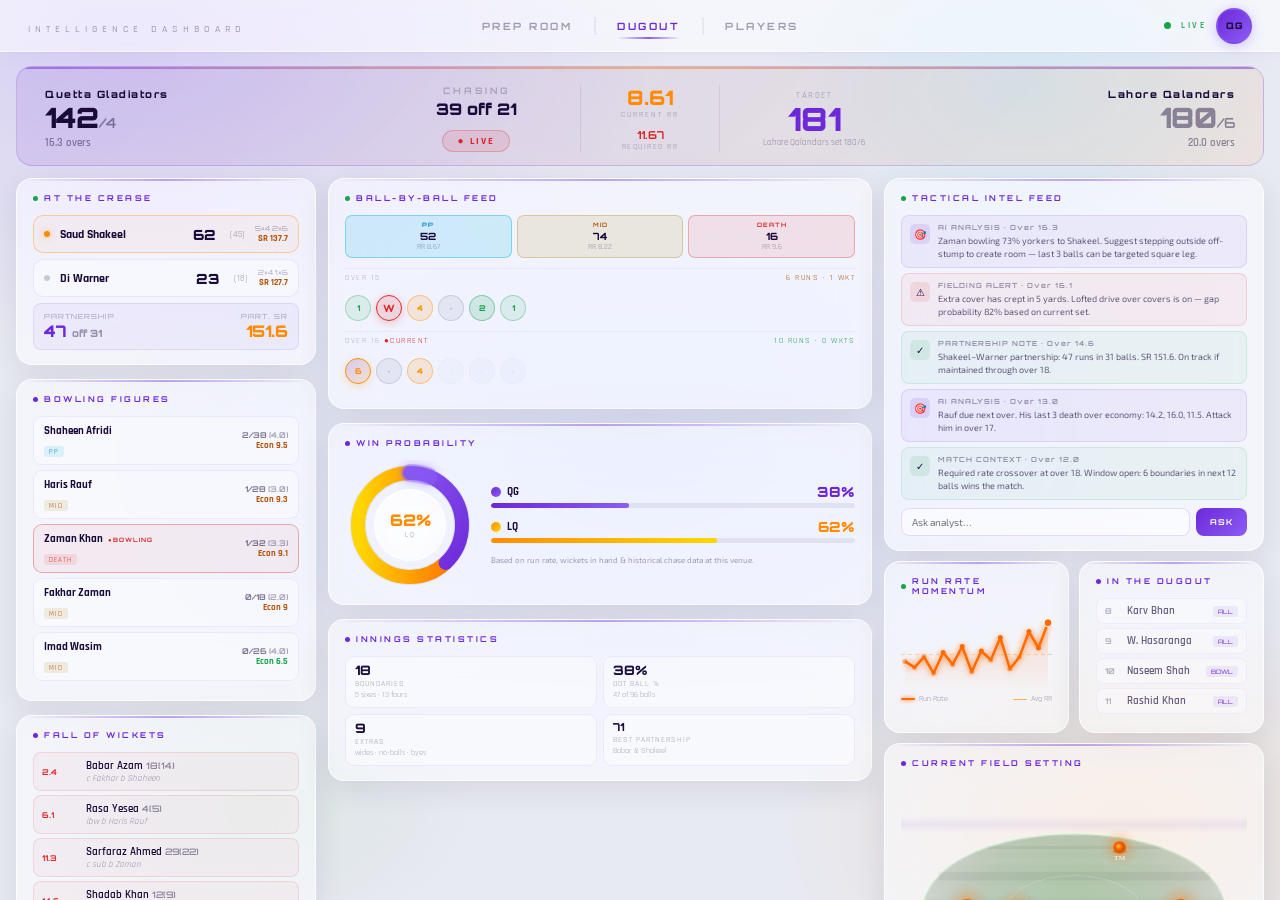
<file: assets/dugout.html>
<!DOCTYPE html>
<html lang="en">
<head>
<meta charset="UTF-8">
<meta name="viewport" content="width=device-width, initial-scale=1.0">
<title>Dugout — TALAASH Intelligence</title>
<link href="https://fonts.googleapis.com/css2?family=Orbitron:wght@400;500;600;700;800;900&family=Rajdhani:wght@300;400;500;600;700&family=Exo+2:wght@400;500;600;700;800&display=swap" rel="stylesheet">
<style>
*{margin:0;padding:0;box-sizing:border-box}
html,body{height:100%;overflow:hidden}
body{font-family:'Exo 2',sans-serif;background:#E8EAF2;color:#1a0a3a}
body::before{
  content:'';position:fixed;inset:0;pointer-events:none;z-index:0;
  background:
    radial-gradient(ellipse 70% 55% at 10% 5%,  rgba(139,92,246,0.18) 0%,transparent 60%),
    radial-gradient(ellipse 50% 45% at 88% 92%,  rgba(255,140,0,0.12)  0%,transparent 55%),
    radial-gradient(ellipse 60% 50% at 50% 50%,  rgba(200,210,255,0.35) 0%,transparent 70%),
    radial-gradient(ellipse 40% 35% at 80% 10%,  rgba(0,229,255,0.08)  0%,transparent 50%),
    radial-gradient(ellipse 35% 30% at 20% 90%,  rgba(76,175,80,0.08)  0%,transparent 50%);
}

/* ── NAV ── */
.nav{
  position:fixed;top:0;left:0;right:0;z-index:200;
  display:flex;align-items:center;justify-content:space-between;
  padding:0 28px;height:52px;
  background:rgba(255,255,255,0.55);
  backdrop-filter:blur(28px) saturate(180%);
  -webkit-backdrop-filter:blur(28px) saturate(180%);
  border-bottom:1px solid rgba(255,255,255,0.7);
  box-shadow:0 1px 0 rgba(139,92,246,0.08),0 4px 20px rgba(139,92,246,0.06);
}
.nav-brand-txt{font-family:Rajdhani;font-size:10px;font-weight:500;letter-spacing:5px;text-transform:uppercase;color:rgba(26,10,58,0.35)}
.nav-links{position:absolute;left:50%;transform:translateX(-50%);display:flex;align-items:center;gap:0}
.nl-sep{width:1px;height:18px;background:rgba(26,10,58,0.12);margin:0 2px}
.nl{font-family:Orbitron;font-size:10px;font-weight:700;letter-spacing:2.5px;text-transform:uppercase;color:rgba(26,10,58,0.38);padding:6px 20px;cursor:pointer;transition:color .2s;border:none;background:transparent;position:relative}
.nl:hover{color:rgba(26,10,58,0.75)}
.nl.active{color:#6D28D9}
.nl.active::after{content:'';position:absolute;bottom:-1px;left:20px;right:20px;height:2px;background:linear-gradient(90deg,transparent,#8B5CF6,transparent);border-radius:2px}
.nav-right{display:flex;align-items:center;gap:10px}
.live-d{width:7px;height:7px;border-radius:50%;background:#16A34A;animation:blink 1.5s infinite;flex-shrink:0}
.live-l{font-family:Rajdhani;font-size:9px;font-weight:600;letter-spacing:2.5px;text-transform:uppercase;color:#16A34A}
.team-b{width:36px;height:36px;border-radius:50%;background:linear-gradient(135deg,#6D28D9,#8B5CF6);border:2px solid rgba(139,92,246,0.4);display:flex;align-items:center;justify-content:center;font-family:Orbitron;font-size:9px;font-weight:900;color:#1a0a3a;letter-spacing:0.5px;box-shadow:0 2px 12px rgba(139,92,246,0.35)}

/* ══════════════════════════════════════
   DUGOUT PAGE
══════════════════════════════════════ */
.dg-page{
  position:fixed;top:52px;left:0;right:0;bottom:0;
  overflow-y:auto;overflow-x:hidden;
  padding:14px 16px;
  display:grid;
  grid-template-columns:300px 1fr 380px;
  grid-template-rows:auto auto 1fr;
  gap:12px;
  z-index:1;
}
.dg-page::-webkit-scrollbar{width:4px}
.dg-page::-webkit-scrollbar-thumb{background:rgba(109,40,217,0.2);border-radius:2px}

/* glass card base */
.dg-card{
  background:rgba(255,255,255,0.52);
  backdrop-filter:blur(24px) saturate(180%);
  -webkit-backdrop-filter:blur(24px) saturate(180%);
  border:1px solid rgba(255,255,255,0.75);
  border-radius:16px;
  box-shadow:0 8px 32px rgba(26,10,58,0.09);
  padding:14px 16px;
  position:relative;
  overflow:hidden;
}
.dg-card::before{
  content:'';position:absolute;top:0;left:0;right:0;height:1.5px;
  background:linear-gradient(90deg,transparent,rgba(109,40,217,0.4),transparent);
  border-radius:16px 16px 0 0;pointer-events:none;
}
.dg-card-title{
  font-family:Orbitron;font-size:8px;font-weight:700;letter-spacing:2.5px;
  text-transform:uppercase;color:#6D28D9;
  display:flex;align-items:center;gap:6px;margin-bottom:12px;
}
.dg-card-title .d{width:5px;height:5px;border-radius:50%;background:#6D28D9;flex-shrink:0}
.dg-card-title .live-pip{width:5px;height:5px;border-radius:50%;background:#16A34A;animation:blink 1.5s infinite;flex-shrink:0}

.dg-match-header{grid-column:1/-1;grid-row:1}
.dg-left{grid-column:1;display:flex;flex-direction:column;gap:14px}
.dg-center{grid-column:2;display:flex;flex-direction:column;gap:14px}
.dg-right{grid-column:3;display:grid;grid-template-columns:1fr 1fr;grid-template-rows:auto auto auto;gap:10px;align-content:start}
.dg-right .dg-intel{grid-column:1/-1}
.dg-right .dg-momentum-card{grid-column:1}
.dg-right .dg-dugout-card{grid-column:2}
.dg-right .dg-field-card{grid-column:1/-1}

/* Match Score Banner */
.dg-score-banner{
  grid-column:1/-1;
  background:linear-gradient(135deg,rgba(109,40,217,0.12),rgba(255,140,0,0.08));
  border:1px solid rgba(109,40,217,0.2);
  border-radius:16px;
  padding:18px 28px;
  display:grid;
  grid-template-columns:1fr 160px 140px 140px 1fr;
  align-items:center;
  gap:24px;
  position:relative;overflow:hidden;
  min-height:100px;
}
.dg-score-banner::before{content:'';position:absolute;top:0;left:0;right:0;height:1.5px;background:linear-gradient(90deg,#6D28D9,#FF8C00,#6D28D9);opacity:.5}
.dg-team-score{display:flex;flex-direction:column;gap:4px;min-width:160px}
.dg-team-name{font-family:Orbitron;font-size:10px;font-weight:800;letter-spacing:1.5px;color:#1a0a3a}
.dg-score{font-family:Orbitron;font-size:28px;font-weight:900;color:#1a0a3a;line-height:1}
.dg-score span{font-size:14px;color:rgba(26,10,58,0.45);font-weight:600}
.dg-score-overs{font-family:Rajdhani;font-size:11px;color:rgba(26,10,58,0.45);font-weight:600}
.dg-vs-block{text-align:center;flex:1}
.dg-vs-txt{font-family:Orbitron;font-size:9px;font-weight:700;letter-spacing:3px;color:rgba(26,10,58,0.25)}
.dg-status-pill{font-family:Rajdhani;font-size:10px;font-weight:700;letter-spacing:2px;text-transform:uppercase;padding:4px 14px;border-radius:20px;background:rgba(22,163,74,0.12);color:#16A34A;border:1px solid rgba(22,163,74,0.25);margin-top:8px;display:inline-block}
.dg-status-pill.live{background:rgba(220,38,38,0.1);color:#DC2626;border-color:rgba(220,38,38,0.25)}
.dg-crr-block{display:flex;flex-direction:column;align-items:center}
.dg-crr{font-family:Orbitron;font-size:20px;font-weight:900;color:#FF8C00}
.dg-crr-lbl{font-family:Rajdhani;font-size:8px;letter-spacing:2px;color:rgba(26,10,58,0.35);text-transform:uppercase}
.dg-rrr{font-family:Orbitron;font-size:11px;font-weight:700;color:#DC2626;margin-top:2px}
.dg-rrr-lbl{font-family:Rajdhani;font-size:8px;letter-spacing:1.5px;color:rgba(26,10,58,0.35);text-transform:uppercase}

/* Batters */
.dg-batter-row{display:flex;align-items:center;gap:10px;padding:8px 10px;border-radius:10px;background:rgba(255,255,255,0.4);border:1px solid rgba(139,92,246,0.12);margin-bottom:6px}
.dg-batter-row.active{border-color:rgba(255,140,0,0.35);background:rgba(255,140,0,0.05)}
.dg-bat-name{font-family:Rajdhani;font-size:12px;font-weight:700;color:#1a0a3a;flex:1}
.dg-bat-runs{font-family:Orbitron;font-size:14px;font-weight:900;color:#1a0a3a}
.dg-bat-sr{font-family:Rajdhani;font-size:9px;color:rgba(26,10,58,0.4);margin-left:4px}
.dg-bat-dot{width:6px;height:6px;border-radius:50%;flex-shrink:0}
.dg-bat-dot.on-strike{background:#FF8C00;box-shadow:0 0 6px rgba(255,140,0,0.6)}
.dg-bat-dot.off-strike{background:rgba(26,10,58,0.2)}

/* Ball feed */
.dg-ball-feed{display:flex;gap:5px;flex-wrap:wrap;margin-bottom:10px}
.dg-ball{width:26px;height:26px;border-radius:50%;display:flex;align-items:center;justify-content:center;font-family:Orbitron;font-size:8px;font-weight:800;border:1.5px solid transparent;flex-shrink:0}
.dg-ball.dot{background:rgba(26,10,58,0.06);border-color:rgba(26,10,58,0.12);color:rgba(26,10,58,0.35)}
.dg-ball.single{background:rgba(22,163,74,0.1);border-color:rgba(22,163,74,0.3);color:#16A34A}
.dg-ball.two{background:rgba(22,163,74,0.15);border-color:rgba(22,163,74,0.4);color:#16A34A}
.dg-ball.three{background:rgba(2,132,199,0.12);border-color:rgba(2,132,199,0.35);color:#0284C7}
.dg-ball.four{background:rgba(255,140,0,0.15);border-color:rgba(255,140,0,0.4);color:#FF8C00}
.dg-ball.six{background:linear-gradient(135deg,rgba(109,40,217,0.2),rgba(255,140,0,0.2));border-color:#FF8C00;color:#FF8C00;box-shadow:0 2px 8px rgba(255,140,0,0.25)}
.dg-ball.wide{background:rgba(220,38,38,0.08);border-color:rgba(220,38,38,0.25);color:#DC2626}
.dg-ball.wicket{background:rgba(220,38,38,0.15);border-color:#DC2626;color:#DC2626;font-size:10px;box-shadow:0 2px 8px rgba(220,38,38,0.25)}
.dg-over-sep{font-family:Rajdhani;font-size:8px;letter-spacing:1.5px;text-transform:uppercase;color:rgba(26,10,58,0.3);padding:4px 0;border-top:1px solid rgba(139,92,246,0.08);margin:6px 0 8px;display:flex;justify-content:space-between}

/* Bowler */
.dg-bowler-row{display:flex;align-items:center;gap:10px;padding:7px 10px;border-radius:9px;background:rgba(255,255,255,0.35);border:1px solid rgba(139,92,246,0.1);margin-bottom:5px;cursor:pointer;transition:all .2s}
.dg-bowler-row:hover{border-color:rgba(109,40,217,0.3);background:rgba(109,40,217,0.04)}
.dg-bowler-row.bowling{border-color:rgba(220,38,38,0.35);background:rgba(220,38,38,0.05)}
.dg-bowl-name{font-family:Rajdhani;font-size:11px;font-weight:700;color:#1a0a3a;flex:1}
.dg-bowl-stat{font-family:Orbitron;font-size:8px;font-weight:700;color:rgba(26,10,58,0.55)}
.dg-bowl-phase{font-family:Rajdhani;font-size:7px;letter-spacing:1px;text-transform:uppercase;padding:1px 5px;border-radius:3px}
.dg-bowl-phase.pp{background:rgba(0,180,220,0.12);color:#0284C7}
.dg-bowl-phase.mid{background:rgba(180,130,0,0.12);color:#B45309}
.dg-bowl-phase.death{background:rgba(220,38,38,0.1);color:#DC2626}

/* Wickets */
.dg-wkt-row{display:flex;align-items:center;gap:8px;padding:6px 8px;border-radius:8px;border:1px solid rgba(220,38,38,0.12);background:rgba(220,38,38,0.04);margin-bottom:4px}
.dg-wkt-over{font-family:Orbitron;font-size:8px;font-weight:700;color:#DC2626;width:36px;flex-shrink:0}
.dg-wkt-name{font-family:Rajdhani;font-size:11px;font-weight:600;color:#1a0a3a;flex:1}
.dg-wkt-runs{font-family:Orbitron;font-size:9px;color:rgba(26,10,58,0.45)}
.dg-wkt-how{font-family:Rajdhani;font-size:9px;color:rgba(26,10,58,0.4);font-style:italic}

/* Comms */
.dg-comm{display:flex;gap:8px;align-items:flex-start;padding:7px 8px;border-radius:8px;margin-bottom:5px;border:1px solid transparent}
.dg-comm.tactical{background:rgba(109,40,217,0.06);border-color:rgba(109,40,217,0.12)}
.dg-comm.alert{background:rgba(220,38,38,0.05);border-color:rgba(220,38,38,0.15)}
.dg-comm.info{background:rgba(22,163,74,0.05);border-color:rgba(22,163,74,0.12)}
.dg-comm-icon{width:20px;height:20px;border-radius:5px;display:flex;align-items:center;justify-content:center;font-size:10px;flex-shrink:0;margin-top:1px}
.dg-comm.tactical .dg-comm-icon{background:rgba(109,40,217,0.12)}
.dg-comm.alert .dg-comm-icon{background:rgba(220,38,38,0.1)}
.dg-comm.info .dg-comm-icon{background:rgba(22,163,74,0.1)}
.dg-comm-body{flex:1}
.dg-comm-from{font-family:Orbitron;font-size:7px;font-weight:700;letter-spacing:1px;color:rgba(26,10,58,0.4);margin-bottom:2px}
.dg-comm-txt{font-family:'Exo 2';font-size:9px;color:rgba(26,10,58,0.65);line-height:1.45}

/* Win probability */
.dg-win-lbl{font-family:Rajdhani;font-size:9px;font-weight:600}
.dg-win-pct{font-family:Orbitron;font-size:11px;font-weight:800}

/* Field */
.dg-field-wrap{position:relative;width:100%;aspect-ratio:4/3;margin:8px 0}
.dg-field-wrap canvas{position:absolute;inset:0;width:100%!important;height:100%!important}

/* Momentum */
.dg-momentum{width:100%;height:80px;position:relative}
.dg-momentum canvas{position:absolute;inset:0;width:100%!important;height:100%!important}

/* Stats */
.dg-stats-grid{display:grid;grid-template-columns:1fr 1fr;gap:6px;margin-top:4px}
.dg-stat-box{padding:7px 9px;border-radius:9px;background:rgba(255,255,255,0.4);border:1px solid rgba(139,92,246,0.1)}
.dg-stat-val{font-family:Orbitron;font-size:13px;font-weight:800;color:#1a0a3a;line-height:1}
.dg-stat-lbl{font-family:Rajdhani;font-size:8px;letter-spacing:1px;text-transform:uppercase;color:rgba(26,10,58,0.38);margin-top:2px}
.dg-stat-sub{font-family:Rajdhani;font-size:8px;color:rgba(26,10,58,0.35);margin-top:1px}

/* Input */
.dg-input-row{display:flex;gap:6px;margin-top:8px}
.dg-input{flex:1;background:rgba(255,255,255,0.55);border:1px solid rgba(139,92,246,0.2);border-radius:8px;padding:7px 10px;font-family:'Exo 2';font-size:10px;color:#1a0a3a;outline:none}
.dg-input:focus{border-color:rgba(109,40,217,0.4);box-shadow:0 0 0 2px rgba(109,40,217,0.06)}
.dg-send-btn{background:linear-gradient(135deg,#6D28D9,#8B5CF6);border:none;border-radius:8px;padding:7px 14px;color:#fff;font-family:Orbitron;font-size:8px;font-weight:700;cursor:pointer;letter-spacing:1px}

/* Phase pills */
.dg-phase-row{display:flex;gap:5px;margin-bottom:10px}
.dg-phase-pill{flex:1;padding:5px 4px;border-radius:7px;text-align:center;border:1px solid transparent}
.dg-phase-pill.pp{background:rgba(0,180,220,0.08);border-color:rgba(0,180,220,0.2)}
.dg-phase-pill.pp.done{background:rgba(0,180,220,0.15);border-color:rgba(0,180,220,0.4)}
.dg-phase-pill.mid{background:rgba(180,130,0,0.06);border-color:rgba(180,130,0,0.15)}
.dg-phase-pill.mid.done{background:rgba(180,130,0,0.12);border-color:rgba(180,130,0,0.3)}
.dg-phase-pill.death{background:rgba(220,38,38,0.05);border-color:rgba(220,38,38,0.12)}
.dg-phase-pill.death.current{background:rgba(220,38,38,0.1);border-color:rgba(220,38,38,0.3)}
.dg-phase-lbl{font-family:Orbitron;font-size:6px;font-weight:700;letter-spacing:1px;text-transform:uppercase}
.dg-phase-pill.pp .dg-phase-lbl,.dg-phase-pill.pp.done .dg-phase-lbl{color:#0284C7}
.dg-phase-pill.mid .dg-phase-lbl,.dg-phase-pill.mid.done .dg-phase-lbl{color:#B45309}
.dg-phase-pill.death .dg-phase-lbl,.dg-phase-pill.death.current .dg-phase-lbl{color:#DC2626}
.dg-phase-runs{font-family:Orbitron;font-size:10px;font-weight:800;color:#1a0a3a;margin-top:2px}
.dg-phase-rr{font-family:Rajdhani;font-size:8px;color:rgba(26,10,58,0.4)}

@keyframes blink{0%,100%{opacity:1}50%{opacity:0.3}}
</style>
</head>
<body>

<nav class="nav">
  <div class="nav-brand"><span class="nav-brand-txt">Intelligence Dashboard</span></div>
  <div class="nav-links">
    <span class="nl">Prep Room</span>
    <div class="nl-sep"></div>
    <span class="nl active">Dugout</span>
    <div class="nl-sep"></div>
    <span class="nl">Players</span>
  </div>
  <div class="nav-right">
    <div class="live-d"></div>
    <span class="live-l">Live</span>
    <div class="team-b">QG</div>
  </div>
</nav>

<div class="dg-page" id="layout-dugout"></div>

<script>
const DG={
  match:{home:'Quetta Gladiators',away:'Lahore Qalandars',homeShort:'QG',awayShort:'LQ',venue:'National Stadium, Karachi',inn:2,over:16,ball:3},
  batting:{score:142,wkts:4,overs:'16.3',target:181,crr:8.61,rrr:11.67},
  firstInn:{score:180,wkts:6,overs:'20.0'},
  batters:[
    {name:'Saud Shakeel',runs:62,balls:45,fours:5,sixes:2,sr:137.7,onStrike:true},
    {name:'Di Warner',runs:23,balls:18,fours:2,sixes:1,sr:127.7,onStrike:false},
  ],
  bowlers:[
    {name:'Shaheen Afridi',overs:'4.0',runs:38,wkts:2,econ:9.5,phase:'pp',bowling:false},
    {name:'Haris Rauf',overs:'3.0',runs:28,wkts:1,econ:9.3,phase:'mid',bowling:false},
    {name:'Zaman Khan',overs:'3.3',runs:32,wkts:1,econ:9.1,phase:'death',bowling:true},
    {name:'Fakhar Zaman',overs:'2.0',runs:18,wkts:0,econ:9.0,phase:'mid',bowling:false},
    {name:'Imad Wasim',overs:'4.0',runs:26,wkts:0,econ:6.5,phase:'mid',bowling:false},
  ],
  wickets:[
    {over:'2.4',name:'Babar Azam',runs:18,balls:14,how:'c Fakhar b Shaheen'},
    {over:'6.1',name:'Rasa Yesea',runs:4,balls:5,how:'lbw b Haris Rauf'},
    {over:'11.3',name:'Sarfaraz Ahmed',runs:29,balls:22,how:'c sub b Zaman'},
    {over:'14.6',name:'Shadab Khan',runs:12,balls:9,how:'run out (direct hit)'},
  ],
  phases:[
    {label:'PP',cls:'pp',overs:'1–6',runs:52,wkts:2,rr:8.67,done:true},
    {label:'MID',cls:'mid',overs:'7–15',runs:74,wkts:2,rr:8.22,done:true},
    {label:'DEATH',cls:'death',overs:'16–20',runs:16,wkts:0,rr:9.6,current:true},
  ],
  balls:[
    {v:'1',type:'single'},{v:'W',type:'wicket'},{v:'4',type:'four'},{v:'·',type:'dot'},{v:'2',type:'two'},{v:'1',type:'single'},
    {v:'6',type:'six'},{v:'·',type:'dot'},{v:'4',type:'four'},
  ],
  comms:[
    {type:'tactical',icon:'🎯',from:'AI ANALYSIS',txt:'Zaman bowling 73% yorkers to Shakeel. Suggest stepping outside off-stump to create room — last 3 balls can be targeted square leg.',time:'16.3'},
    {type:'alert',icon:'⚠',from:'FIELDING ALERT',txt:'Extra cover has crept in 5 yards. Lofted drive over covers is on — gap probability 82% based on current set.',time:'16.1'},
    {type:'info',icon:'✓',from:'PARTNERSHIP NOTE',txt:'Shakeel–Warner partnership: 47 runs in 31 balls. SR 151.6. On track if maintained through over 18.',time:'14.6'},
    {type:'tactical',icon:'🎯',from:'AI ANALYSIS',txt:'Rauf due next over. His last 3 death over economy: 14.2, 16.0, 11.5. Attack him in over 17.',time:'13.0'},
    {type:'info',icon:'✓',from:'MATCH CONTEXT',txt:'Required rate crossover at over 18. Window open: 6 boundaries in next 12 balls wins the match.',time:'12.0'},
  ],
  winProb:{home:38,away:62},
  momentum:[52,48,55,44,58,50,62,45,59,53,68,47,55,72,61,78],
  stats:{dots:47,boundaries:18,sixes:5,dotPct:38,extras:9,highPartnership:{runs:71,balls:52,batters:'Babar & Shakeel'}},
};

function renderDugout(){
  const el=document.getElementById('layout-dugout');
  if(!el)return;
  const toGet=DG.batting.target-DG.batting.score;
  const ballsLeft=Math.round((20-DG.match.over-DG.match.ball/6)*6);

  el.innerHTML=`
  <div class="dg-score-banner dg-match-header">
    <div class="dg-team-score">
      <div class="dg-team-name">${DG.match.home}</div>
      <div class="dg-score">${DG.batting.score}<span>/${DG.batting.wkts}</span></div>
      <div class="dg-score-overs">${DG.batting.overs} overs</div>
    </div>
    <div class="dg-vs-block">
      <div class="dg-vs-txt">CHASING</div>
      <div style="font-family:Orbitron;font-size:16px;font-weight:900;color:#1a0a3a;margin:3px 0">${toGet} off ${ballsLeft}</div>
      <div class="dg-status-pill live">● LIVE</div>
    </div>
    <div style="display:flex;flex-direction:column;align-items:center;gap:6px;padding:0 8px;border-left:1px solid rgba(26,10,58,0.08);border-right:1px solid rgba(26,10,58,0.08)">
      <div class="dg-crr-block">
        <div class="dg-crr">${DG.batting.crr}</div>
        <div class="dg-crr-lbl">Current RR</div>
      </div>
      <div class="dg-crr-block" style="align-items:center">
        <div class="dg-rrr">${DG.batting.rrr}</div>
        <div class="dg-rrr-lbl">Required RR</div>
      </div>
    </div>
    <div style="text-align:center;padding:0 8px">
      <div style="font-family:Rajdhani;font-size:9px;letter-spacing:1.5px;text-transform:uppercase;color:rgba(26,10,58,0.35);margin-bottom:2px">Target</div>
      <div style="font-family:Orbitron;font-size:32px;font-weight:900;color:#6D28D9;line-height:1">${DG.batting.target}</div>
      <div style="font-family:Rajdhani;font-size:9px;color:rgba(26,10,58,0.4);margin-top:2px">${DG.match.away} set ${DG.firstInn.score}/${DG.firstInn.wkts}</div>
    </div>
    <div class="dg-team-score" style="align-items:flex-end">
      <div class="dg-team-name" style="text-align:right">${DG.match.away}</div>
      <div class="dg-score" style="color:rgba(26,10,58,0.45)">${DG.firstInn.score}<span>/${DG.firstInn.wkts}</span></div>
      <div class="dg-score-overs">${DG.firstInn.overs} overs</div>
    </div>
  </div>

  <!-- Left Column -->
  <div class="dg-left">
    <div class="dg-card">
      <div class="dg-card-title"><span class="live-pip"></span>At The Crease</div>
      ${DG.batters.map(b=>`
      <div class="dg-batter-row ${b.onStrike?'active':''}">
        <span class="dg-bat-dot ${b.onStrike?'on-strike':'off-strike'}"></span>
        <span class="dg-bat-name">${b.name}</span>
        <span class="dg-bat-runs">${b.runs}</span>
        <span class="dg-bat-sr">(${b.balls})</span>
        <div style="margin-left:auto;text-align:right">
          <div style="font-family:Orbitron;font-size:7px;color:rgba(26,10,58,0.35)">${b.fours}×4 ${b.sixes}×6</div>
          <div style="font-family:Rajdhani;font-size:9px;color:${b.sr>150?'#16A34A':b.sr>120?'#B45309':'#DC2626'};font-weight:700">SR ${b.sr}</div>
        </div>
      </div>`).join('')}
      <div style="display:flex;justify-content:space-between;padding:8px 10px;border-radius:8px;background:rgba(109,40,217,0.05);border:1px solid rgba(109,40,217,0.1);margin-top:4px">
        <div>
          <div style="font-family:Orbitron;font-size:7px;color:rgba(26,10,58,0.35);letter-spacing:1px;text-transform:uppercase">Partnership</div>
          <div style="font-family:Orbitron;font-size:16px;font-weight:900;color:#6D28D9">47 <span style="font-size:10px;color:rgba(26,10,58,0.4)">off 31</span></div>
        </div>
        <div style="text-align:right">
          <div style="font-family:Orbitron;font-size:7px;color:rgba(26,10,58,0.35);letter-spacing:1px;text-transform:uppercase">Part. SR</div>
          <div style="font-family:Orbitron;font-size:16px;font-weight:900;color:#FF8C00">151.6</div>
        </div>
      </div>
    </div>

    <div class="dg-card">
      <div class="dg-card-title"><span class="d"></span>Bowling Figures</div>
      ${DG.bowlers.map(b=>`
      <div class="dg-bowler-row ${b.bowling?'bowling':''}">
        <div>
          <div style="display:flex;align-items:center;gap:5px">
            <span class="dg-bowl-name">${b.name}</span>
            ${b.bowling?`<span style="font-family:Orbitron;font-size:6px;font-weight:700;color:#DC2626;letter-spacing:1px">●BOWLING</span>`:''}
          </div>
          <span class="dg-bowl-phase ${b.phase}">${b.phase==='pp'?'PP':b.phase==='mid'?'MID':'DEATH'}</span>
        </div>
        <div style="margin-left:auto;text-align:right">
          <div class="dg-bowl-stat">${b.wkts}/${b.runs} <span style="color:rgba(26,10,58,0.35)">(${b.overs})</span></div>
          <div style="font-family:Rajdhani;font-size:9px;color:${b.econ<8?'#16A34A':b.econ<10?'#B45309':'#DC2626'};font-weight:700">Econ ${b.econ}</div>
        </div>
      </div>`).join('')}
    </div>

    <div class="dg-card">
      <div class="dg-card-title"><span class="d"></span>Fall of Wickets</div>
      ${DG.wickets.map(w=>`
      <div class="dg-wkt-row">
        <span class="dg-wkt-over">${w.over}</span>
        <div>
          <div class="dg-wkt-name">${w.name} <span class="dg-wkt-runs">${w.runs}(${w.balls})</span></div>
          <div class="dg-wkt-how">${w.how}</div>
        </div>
      </div>`).join('')}
    </div>
  </div>

  <!-- Centre Column -->
  <div class="dg-center">
    <div class="dg-card">
      <div class="dg-card-title"><span class="live-pip"></span>Ball-by-Ball Feed</div>
      <div class="dg-phase-row">
        ${DG.phases.map(p=>`<div class="dg-phase-pill ${p.cls}${p.done?' done':''}${p.current?' current':''}">
          <div class="dg-phase-lbl">${p.label}</div>
          <div class="dg-phase-runs">${p.runs}</div>
          <div class="dg-phase-rr">RR ${p.rr}</div>
        </div>`).join('')}
      </div>
      <div class="dg-over-sep"><span>OVER 15</span><span style="color:#B45309">6 runs · 1 wkt</span></div>
      <div class="dg-ball-feed">
        ${DG.balls.slice(0,6).map(b=>`<div class="dg-ball ${b.type}">${b.v}</div>`).join('')}
      </div>
      <div class="dg-over-sep"><span>OVER 16 <span style="color:#DC2626">●CURRENT</span></span><span style="color:#16A34A">10 runs · 0 wkts</span></div>
      <div class="dg-ball-feed">
        ${DG.balls.slice(6).map(b=>`<div class="dg-ball ${b.type}">${b.v}</div>`).join('')}
        <div class="dg-ball dot" style="opacity:0.25;border-style:dashed">·</div>
        <div class="dg-ball dot" style="opacity:0.25;border-style:dashed">·</div>
        <div class="dg-ball dot" style="opacity:0.25;border-style:dashed">·</div>
      </div>
    </div>

    <div class="dg-card">
      <div class="dg-card-title"><span class="d"></span>Win Probability</div>
      <div style="display:flex;align-items:center;gap:16px">
        <div style="position:relative;flex-shrink:0;width:130px;height:130px">
          <canvas id="dg-winring-canvas" width="130" height="130"></canvas>
          <div style="position:absolute;inset:0;display:flex;flex-direction:column;align-items:center;justify-content:center;pointer-events:none">
            <div style="background:rgba(255,255,255,0.55);backdrop-filter:blur(10px);-webkit-backdrop-filter:blur(10px);border:1px solid rgba(255,255,255,0.8);border-radius:50%;width:72px;height:72px;display:flex;flex-direction:column;align-items:center;justify-content:center;box-shadow:inset 0 1px 0 rgba(255,255,255,0.9)">
              <div style="font-family:Orbitron;font-size:16px;font-weight:900;color:#FF8C00;line-height:1">${DG.winProb.away}%</div>
              <div style="font-family:Rajdhani;font-size:7px;letter-spacing:1.5px;color:rgba(26,10,58,0.45);text-transform:uppercase;margin-top:2px">${DG.match.awayShort}</div>
            </div>
          </div>
        </div>
        <div style="flex:1;display:flex;flex-direction:column;gap:10px">
          <div>
            <div style="display:flex;align-items:center;gap:6px;margin-bottom:3px">
              <div style="width:10px;height:10px;border-radius:50%;background:linear-gradient(135deg,#6D28D9,#8B5CF6);flex-shrink:0"></div>
              <div style="font-family:Rajdhani;font-size:11px;font-weight:700;color:#1a0a3a">${DG.match.homeShort}</div>
              <div style="font-family:Orbitron;font-size:14px;font-weight:900;color:#6D28D9;margin-left:auto">${DG.winProb.home}%</div>
            </div>
            <div style="height:5px;border-radius:3px;background:rgba(26,10,58,0.07);overflow:hidden">
              <div style="height:100%;width:${DG.winProb.home}%;background:linear-gradient(90deg,#6D28D9,#8B5CF6);border-radius:3px"></div>
            </div>
          </div>
          <div>
            <div style="display:flex;align-items:center;gap:6px;margin-bottom:3px">
              <div style="width:10px;height:10px;border-radius:50%;background:linear-gradient(135deg,#FF8C00,#FFD700);flex-shrink:0"></div>
              <div style="font-family:Rajdhani;font-size:11px;font-weight:700;color:#1a0a3a">${DG.match.awayShort}</div>
              <div style="font-family:Orbitron;font-size:14px;font-weight:900;color:#FF8C00;margin-left:auto">${DG.winProb.away}%</div>
            </div>
            <div style="height:5px;border-radius:3px;background:rgba(26,10,58,0.07);overflow:hidden">
              <div style="height:100%;width:${DG.winProb.away}%;background:linear-gradient(90deg,#FF8C00,#FFD700);border-radius:3px"></div>
            </div>
          </div>
          <div style="font-family:'Exo 2';font-size:8px;color:rgba(26,10,58,0.38);line-height:1.4;margin-top:2px">Based on run rate, wickets in hand & historical chase data at this venue.</div>
        </div>
      </div>
    </div>

    <div class="dg-card">
      <div class="dg-card-title"><span class="d"></span>Innings Statistics</div>
      <div class="dg-stats-grid">
        <div class="dg-stat-box">
          <div class="dg-stat-val">${DG.stats.boundaries}</div>
          <div class="dg-stat-lbl">Boundaries</div>
          <div class="dg-stat-sub">${DG.stats.sixes} sixes · ${DG.stats.boundaries-DG.stats.sixes} fours</div>
        </div>
        <div class="dg-stat-box">
          <div class="dg-stat-val">${DG.stats.dotPct}%</div>
          <div class="dg-stat-lbl">Dot Ball %</div>
          <div class="dg-stat-sub">${DG.stats.dots} of ${Math.round(DG.batting.overs)*6} balls</div>
        </div>
        <div class="dg-stat-box">
          <div class="dg-stat-val">${DG.stats.extras}</div>
          <div class="dg-stat-lbl">Extras</div>
          <div class="dg-stat-sub">wides · no-balls · byes</div>
        </div>
        <div class="dg-stat-box">
          <div class="dg-stat-val" style="font-size:11px">${DG.stats.highPartnership.runs}</div>
          <div class="dg-stat-lbl">Best Partnership</div>
          <div class="dg-stat-sub">${DG.stats.highPartnership.batters}</div>
        </div>
      </div>
    </div>
  </div>

  <!-- Right Column -->
  <div class="dg-right">
    <div class="dg-card dg-intel">
      <div class="dg-card-title"><span class="live-pip"></span>Tactical Intel Feed</div>
      ${DG.comms.map(c=>`
      <div class="dg-comm ${c.type}">
        <div class="dg-comm-icon">${c.icon}</div>
        <div class="dg-comm-body">
          <div class="dg-comm-from">${c.from} · Over ${c.time}</div>
          <div class="dg-comm-txt">${c.txt}</div>
        </div>
      </div>`).join('')}
      <div class="dg-input-row">
        <input class="dg-input" placeholder="Ask analyst…" id="dg-ask-input">
        <button class="dg-send-btn" onclick="dgAsk()">ASK</button>
      </div>
    </div>

    <div class="dg-card dg-momentum-card">
      <div class="dg-card-title"><span class="live-pip"></span>Run Rate Momentum</div>
      <div class="dg-momentum"><canvas id="dg-momentum-canvas"></canvas></div>
      <div style="display:flex;justify-content:space-between;margin-top:6px">
        <div style="display:flex;align-items:center;gap:4px"><div style="width:14px;height:2px;background:#FF6B00;border-radius:1px;box-shadow:0 0 4px #FF6B00"></div><span style="font-family:Rajdhani;font-size:8px;color:rgba(26,10,58,0.4)">Run Rate</span></div>
        <div style="display:flex;align-items:center;gap:4px"><div style="width:14px;height:1.5px;background:rgba(255,140,0,0.4);border-radius:1px;border-top:1px dashed rgba(255,140,0,0.5)"></div><span style="font-family:Rajdhani;font-size:8px;color:rgba(26,10,58,0.4)">Avg RR</span></div>
      </div>
    </div>

    <div class="dg-card dg-dugout-card">
      <div class="dg-card-title"><span class="d"></span>In The Dugout</div>
      ${['Karv Bhan','W. Hasaranga','Naseem Shah','Rashid Khan'].map((n,i)=>`
      <div style="display:flex;align-items:center;gap:8px;padding:5px 8px;border-radius:7px;border:1px solid rgba(139,92,246,0.08);background:rgba(255,255,255,0.3);margin-bottom:4px">
        <span style="font-family:Orbitron;font-size:8px;font-weight:700;color:rgba(26,10,58,0.3);width:14px">${i+8}</span>
        <span style="font-family:Rajdhani;font-size:11px;font-weight:600;color:rgba(26,10,58,0.65);flex:1">${n}</span>
        <span style="font-family:Orbitron;font-size:6px;padding:2px 5px;border-radius:3px;background:rgba(109,40,217,0.08);color:#6D28D9">${['ALL','ALL','BOWL','ALL'][i]}</span>
      </div>`).join('')}
    </div>

    <div class="dg-card dg-field-card">
      <div class="dg-card-title"><span class="d"></span>Current Field Setting</div>
      <div class="dg-field-wrap"><canvas id="dg-field-canvas"></canvas></div>
      <div style="display:flex;flex-wrap:wrap;gap:4px;margin-top:4px">
        ${['Fine Leg','Square Leg','Mid Wicket','Long On','Long Off','Cover','Point','Third Man'].map(f=>`<span style="font-family:Rajdhani;font-size:8px;padding:2px 7px;border-radius:8px;background:rgba(109,40,217,0.07);border:1px solid rgba(109,40,217,0.12);color:rgba(26,10,58,0.5)">${f}</span>`).join('')}
      </div>
    </div>
  </div>`;

  requestAnimationFrame(()=>{drawWinRing();drawMomentum();drawField();});
}

function drawWinRing(){
  const c=document.getElementById('dg-winring-canvas');if(!c)return;
  const sz=130,ctx=c.getContext('2d');
  const cx=sz/2,cy=sz/2,r=52,lw=14;
  const homeAngle=(DG.winProb.home/100)*Math.PI*2;
  const startAngle=-Math.PI/2;
  ctx.beginPath();ctx.arc(cx,cy,r,0,Math.PI*2);
  ctx.strokeStyle='rgba(26,10,58,0.07)';ctx.lineWidth=lw+2;ctx.stroke();
  const awayGrad=ctx.createLinearGradient(cx-r,cy,cx+r,cy);
  awayGrad.addColorStop(0,'#FFD700');awayGrad.addColorStop(1,'#FF6B00');
  ctx.beginPath();ctx.arc(cx,cy,r,startAngle+homeAngle,startAngle+Math.PI*2);
  ctx.strokeStyle=awayGrad;ctx.lineWidth=lw;ctx.lineCap='round';ctx.stroke();
  const homeGrad=ctx.createLinearGradient(cx-r,cy-r,cx+r,cy+r);
  homeGrad.addColorStop(0,'#8B5CF6');homeGrad.addColorStop(1,'#6D28D9');
  ctx.beginPath();ctx.arc(cx,cy,r,startAngle,startAngle+homeAngle);
  ctx.strokeStyle=homeGrad;ctx.lineWidth=lw;ctx.lineCap='round';ctx.stroke();
  ctx.shadowColor='#8B5CF6';ctx.shadowBlur=8;
  ctx.beginPath();ctx.arc(cx,cy,r,startAngle,startAngle+homeAngle*0.15);
  ctx.strokeStyle='rgba(139,92,246,0.4)';ctx.lineWidth=lw+4;ctx.stroke();
  ctx.shadowBlur=0;
}

function drawMomentum(){
  const c=document.getElementById('dg-momentum-canvas');if(!c)return;
  const W=c.parentElement.clientWidth||260,H=80;
  c.width=W;c.height=H;
  const ctx=c.getContext('2d');
  const data=DG.momentum;
  const avg=data.reduce((a,b)=>a+b,0)/data.length;
  const max=Math.max(...data)+5,min=Math.min(...data)-5;
  const px=(i)=>(i/(data.length-1))*(W-8)+4;
  const py=(v)=>H-((v-min)/(max-min))*H*0.82-H*0.09;
  const grad=ctx.createLinearGradient(0,0,0,H);
  grad.addColorStop(0,'rgba(255,107,0,0.22)');grad.addColorStop(1,'rgba(255,107,0,0.01)');
  ctx.beginPath();ctx.moveTo(px(0),py(data[0]));
  data.forEach((v,i)=>{if(i>0)ctx.lineTo(px(i),py(v));});
  ctx.lineTo(px(data.length-1),H);ctx.lineTo(px(0),H);ctx.closePath();
  ctx.fillStyle=grad;ctx.fill();
  ctx.beginPath();ctx.moveTo(0,py(avg));ctx.lineTo(W,py(avg));
  ctx.strokeStyle='rgba(255,140,0,0.35)';ctx.lineWidth=1;ctx.setLineDash([4,3]);ctx.stroke();
  ctx.setLineDash([]);
  ctx.shadowColor='#FF6B00';ctx.shadowBlur=6;
  ctx.beginPath();ctx.moveTo(px(0),py(data[0]));
  data.forEach((v,i)=>{if(i>0)ctx.lineTo(px(i),py(v));});
  ctx.strokeStyle='#FF6B00';ctx.lineWidth=2.5;ctx.lineJoin='round';ctx.stroke();
  ctx.shadowBlur=0;
  data.forEach((v,i)=>{
    ctx.beginPath();ctx.arc(px(i),py(v),2.5,0,Math.PI*2);
    ctx.fillStyle=v>avg?'#FF6B00':'rgba(255,107,0,0.5)';ctx.fill();
  });
  const li=data.length-1;
  ctx.beginPath();ctx.arc(px(li),py(data[li]),4,0,Math.PI*2);
  ctx.fillStyle='#FF6B00';ctx.fill();
  ctx.strokeStyle='rgba(255,255,255,0.8)';ctx.lineWidth=1.5;ctx.stroke();
}

function drawField(){
  const c=document.getElementById('dg-field-canvas');if(!c)return;
  const W=c.parentElement.clientWidth||360;
  const H=Math.round(W*0.75);
  c.width=W;c.height=H;
  const ctx=c.getContext('2d');
  const cx=W/2,cy=H*0.52,Rx=W*0.44,Ry=H*0.38;
  function proj(nx,ny){
    const tilt=0.18,scaleY=1-tilt*(1-ny)*0.5;
    const x=cx+nx*Rx,y=cy+ny*Ry*scaleY;
    const s=0.7+0.3*((ny+1)/2);
    return{x,y,s};
  }
  function projEllipse(fill,stroke,lw,sX=1,sY=1){
    const N=80;ctx.beginPath();
    for(let i=0;i<=N;i++){
      const a=(i/N)*Math.PI*2,nx=Math.cos(a)*sX,ny=Math.sin(a)*sY,p=proj(nx,ny);
      i===0?ctx.moveTo(p.x,p.y):ctx.lineTo(p.x,p.y);
    }
    ctx.closePath();
    if(fill){ctx.fillStyle=fill;ctx.fill();}
    if(stroke){ctx.strokeStyle=stroke;ctx.lineWidth=lw||1;ctx.stroke();}
  }
  const grassGrad=ctx.createRadialGradient(cx,cy,Rx*0.1,cx,cy+Ry*0.2,Rx);
  grassGrad.addColorStop(0,'rgba(34,120,40,0.35)');grassGrad.addColorStop(0.6,'rgba(22,90,28,0.28)');grassGrad.addColorStop(1,'rgba(12,60,16,0.18)');
  projEllipse(grassGrad,'rgba(80,200,90,0.3)',1.5);
  for(let i=0;i<12;i++){
    const ny=-1+i*(2/11),ex=Math.sqrt(Math.max(0,1-ny*ny));
    const pl=proj(-ex,ny),pr=proj(ex,ny);
    ctx.beginPath();ctx.moveTo(pl.x,pl.y);ctx.lineTo(pr.x,pr.y);
    ctx.strokeStyle=i%2===0?'rgba(255,255,255,0.04)':'rgba(0,0,0,0.05)';
    ctx.lineWidth=Math.max(1,(1-Math.abs(ny))*Ry*(2/11)*0.9);ctx.stroke();
  }
  projEllipse(null,'rgba(255,255,255,0.18)',1,0.46,0.46);
  projEllipse(null,'rgba(255,255,255,0.4)',2);
  const pNW=0.055,pNH=0.28;
  const ptl=proj(-pNW,-pNH/2),ptr=proj(pNW,-pNH/2),pbr=proj(pNW,pNH/2),pbl=proj(-pNW,pNH/2);
  const pGrad=ctx.createLinearGradient(ptl.x,ptl.y,pbl.x,pbl.y);
  pGrad.addColorStop(0,'rgba(185,155,90,0.45)');pGrad.addColorStop(0.5,'rgba(220,185,110,0.65)');pGrad.addColorStop(1,'rgba(200,165,95,0.5)');
  ctx.beginPath();ctx.moveTo(ptl.x,ptl.y);ctx.lineTo(ptr.x,ptr.y);ctx.lineTo(pbr.x,pbr.y);ctx.lineTo(pbl.x,pbl.y);ctx.closePath();
  ctx.fillStyle=pGrad;ctx.fill();ctx.strokeStyle='rgba(255,255,255,0.15)';ctx.lineWidth=0.5;ctx.stroke();
  [-0.09,0.09].forEach(cny=>{
    const cl=proj(-pNW*0.9,cny),cr=proj(pNW*0.9,cny);
    ctx.beginPath();ctx.moveTo(cl.x,cl.y);ctx.lineTo(cr.x,cr.y);
    ctx.strokeStyle='rgba(255,255,255,0.5)';ctx.lineWidth=1;ctx.stroke();
  });
  const NEON='#FF6B00';
  const fielders=[
    {nx:0.05,ny:0.92,lbl:'FN'},{nx:-0.55,ny:0.75,lbl:'SL'},{nx:-0.62,ny:0.35,lbl:'MW'},
    {nx:-0.7,ny:-0.1,lbl:'LO'},{nx:0.7,ny:-0.1,lbl:'LOF'},{nx:0.6,ny:0.25,lbl:'CV'},
    {nx:0.65,ny:0.6,lbl:'PT'},{nx:0.3,ny:-0.82,lbl:'TM'},
    {nx:-0.25,ny:0.25,lbl:''},{nx:0.25,ny:0.1,lbl:''},{nx:-0.38,ny:-0.05,lbl:''},
  ];
  fielders.forEach(f=>{
    const p=proj(f.nx,f.ny),dotR=Math.max(4,p.s*8);
    const glow=ctx.createRadialGradient(p.x,p.y,0,p.x,p.y,dotR*3.5);
    glow.addColorStop(0,`rgba(255,107,0,${0.3*p.s})`);glow.addColorStop(1,'rgba(255,107,0,0)');
    ctx.beginPath();ctx.arc(p.x,p.y,dotR*3.5,0,Math.PI*2);ctx.fillStyle=glow;ctx.fill();
    ctx.beginPath();ctx.ellipse(p.x,p.y+dotR*0.7,dotR*1.2,dotR*0.3,0,0,Math.PI*2);ctx.fillStyle='rgba(0,0,0,0.2)';ctx.fill();
    const dg=ctx.createRadialGradient(p.x-dotR*0.3,p.y-dotR*0.35,0,p.x,p.y,dotR);
    dg.addColorStop(0,'#FFE066');dg.addColorStop(0.5,NEON);dg.addColorStop(1,'rgba(160,50,0,0.95)');
    ctx.beginPath();ctx.arc(p.x,p.y,dotR,0,Math.PI*2);ctx.fillStyle=dg;ctx.fill();
    ctx.shadowColor=NEON;ctx.shadowBlur=10;
    ctx.beginPath();ctx.arc(p.x,p.y,dotR,0,Math.PI*2);ctx.strokeStyle=NEON;ctx.lineWidth=1.5;ctx.stroke();ctx.shadowBlur=0;
    if(f.lbl){
      ctx.font=`700 ${Math.max(7,Math.round(p.s*10))}px Rajdhani`;
      ctx.fillStyle='rgba(255,255,255,0.75)';ctx.textAlign='center';ctx.textBaseline='top';
      ctx.fillText(f.lbl,p.x,p.y+dotR+1);
    }
  });
  const bp=proj(0,0.16),br=Math.max(4,bp.s*8);
  const bglow=ctx.createRadialGradient(bp.x,bp.y,0,bp.x,bp.y,br*3);
  bglow.addColorStop(0,'rgba(220,38,38,0.35)');bglow.addColorStop(1,'rgba(220,38,38,0)');
  ctx.beginPath();ctx.arc(bp.x,bp.y,br*3,0,Math.PI*2);ctx.fillStyle=bglow;ctx.fill();
  const bg=ctx.createRadialGradient(bp.x-br*0.3,bp.y-br*0.3,0,bp.x,bp.y,br);
  bg.addColorStop(0,'#FF9999');bg.addColorStop(1,'#DC2626');
  ctx.beginPath();ctx.arc(bp.x,bp.y,br,0,Math.PI*2);ctx.fillStyle=bg;ctx.fill();
  ctx.shadowColor='#FF2222';ctx.shadowBlur=10;ctx.strokeStyle='#FF4444';ctx.lineWidth=1.5;ctx.stroke();ctx.shadowBlur=0;
  ctx.font=`700 ${Math.max(6,Math.round(bp.s*8))}px Orbitron`;
  ctx.fillStyle='#fff';ctx.textAlign='center';ctx.textBaseline='middle';ctx.fillText('B',bp.x,bp.y);
  const topY=cy-Ry*0.95;
  const atm=ctx.createLinearGradient(0,topY-6,0,topY+12);
  atm.addColorStop(0,'rgba(109,40,217,0)');atm.addColorStop(0.5,'rgba(109,40,217,0.07)');atm.addColorStop(1,'rgba(109,40,217,0)');
  ctx.fillStyle=atm;ctx.fillRect(0,topY-6,W,18);
}

function dgAsk(){
  const inp=document.getElementById('dg-ask-input');
  if(!inp||!inp.value.trim())return;
  const q=inp.value.trim();inp.value='';
  const feed=document.querySelector('.dg-card:has(#dg-ask-input) .dg-comm:last-of-type');
  const newComm=document.createElement('div');
  newComm.className='dg-comm tactical';
  newComm.innerHTML=`<div class="dg-comm-icon">🎯</div><div class="dg-comm-body"><div class="dg-comm-from">YOUR QUERY · Now</div><div class="dg-comm-txt">${q}</div><div class="dg-comm-txt" style="margin-top:4px;opacity:0.6;font-style:italic">Analysing…</div></div>`;
  if(feed)feed.insertAdjacentElement('afterend',newComm);
}

renderDugout();
</script>
</body>
</html>
</file>
